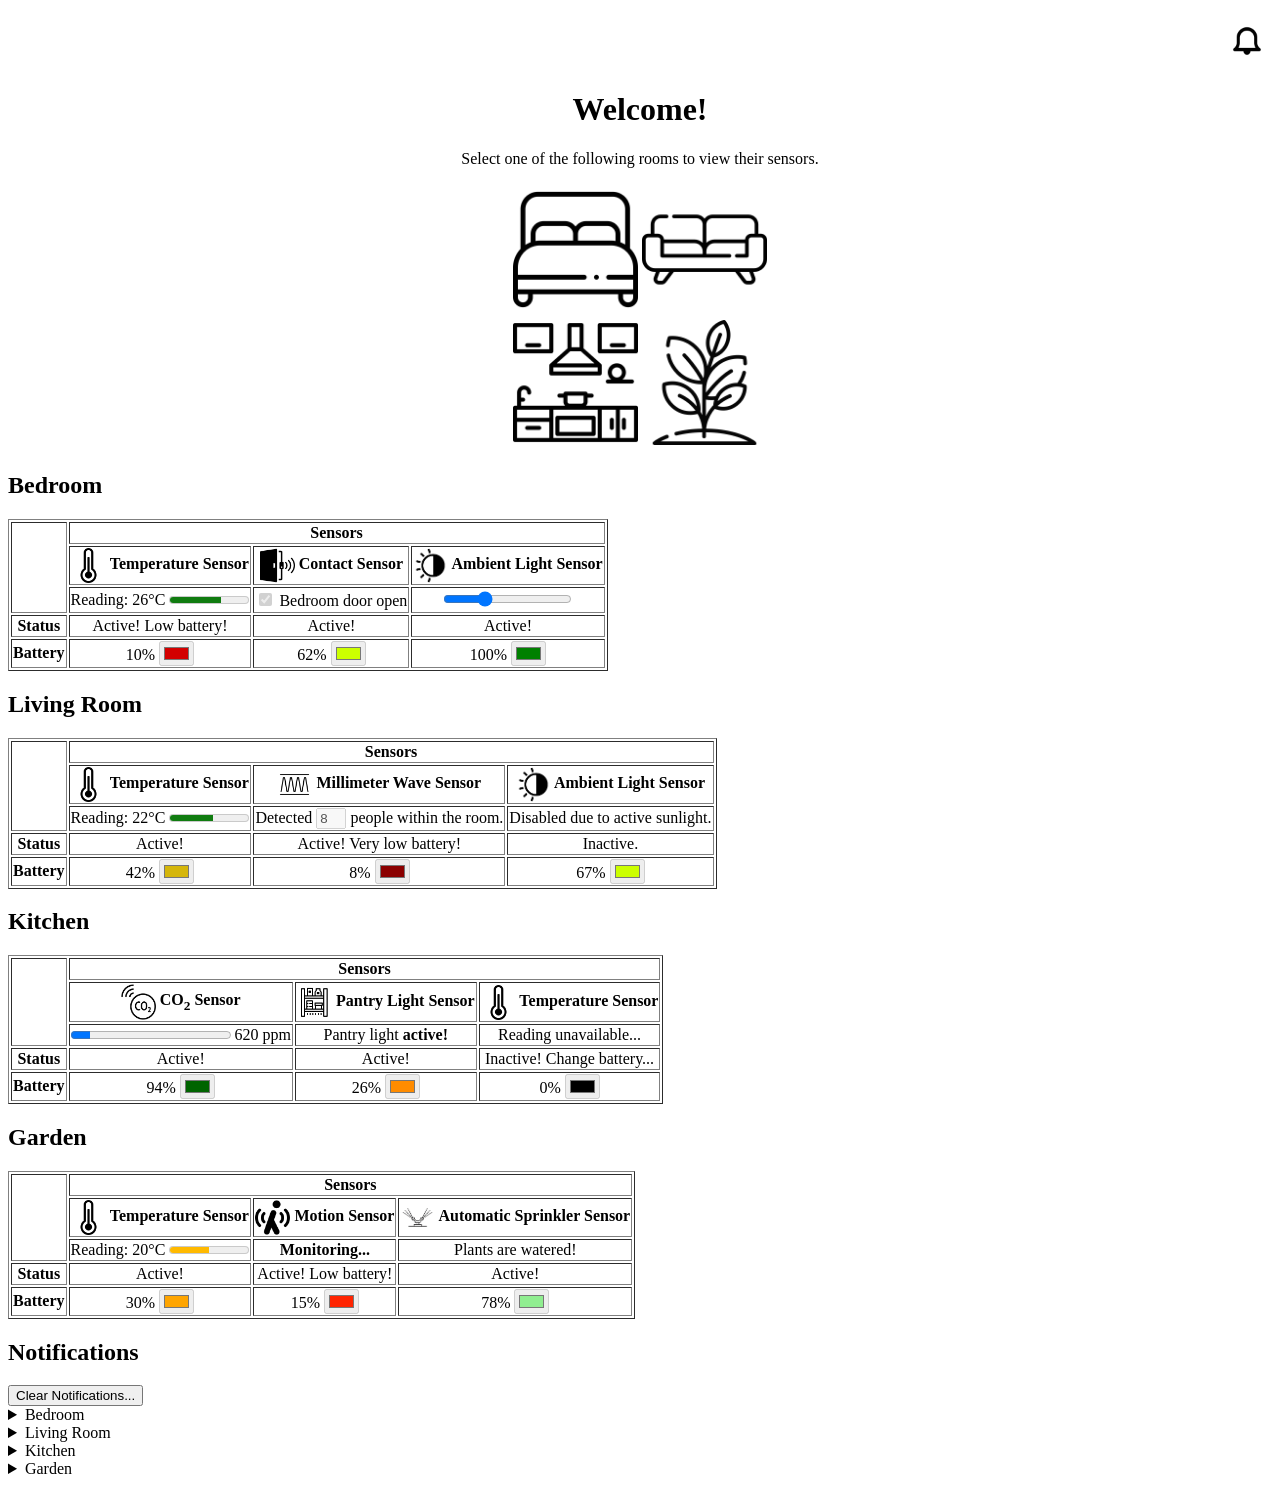
<file: homework1/index.html>
<!DOCTYPE html>
<html>

<head>
    <meta charset="utf-8">
    <title>Smart Home Control Panel</title>
</head>

<body>
    <p align="right"><a href="#notifications"><img src="img/notif.png" width="50" alt="Notifications" /></a></p>
    <h1 align="center">Welcome!</h1>
    <p align="center">Select one of the following rooms to view their sensors.</p>

    <nav align="center">
        <table align="center">
            <tbody>
                <tr>
                    <td>
                        <a href="#bedroom">
                            <img src="img/bedroom.png" width="125" height="125" alt="Bedroom">
                        </a>
                    </td>
                    <td>
                        <a href="#livingroom">
                            <img src="img/livingroom.png" width="125" height="125" alt="Living Room">
                        </a>
                    </td>
                </tr>

                <tr>
                    <td>
                        <a href="#kitchen">
                            <img src="img/kitchen.png" width="125" height="125" alt="Kitchen">
                        </a>
                    </td>
                    <td>
                        <a href="#garden">
                            <img src="img/garden.png" width="125" height="125" alt="Garden">
                        </a>
                    </td>
                </tr>
            </tbody>
        </table>
    </nav>

    <h2 id="bedroom">Bedroom</h2>
    <table border="1">
        <thead>
            <tr>
                <td rowspan="3"></td>
                <th colspan="3">Sensors</th>
            </tr>

            <tr>
                <th scope="col">
                    <img src="img/sensors/temperature.png" width="35" alt="" align="absmiddle" />
                    Temperature Sensor
                </th>
                <th scope="col">
                    <img src="img/sensors/contact.png" width="35" alt="" align="absmiddle" />
                    Contact Sensor
                </th>
                <th scope="col">
                    <img src="img/sensors/ambient.png" width="35" alt="" align="absmiddle" />
                    Ambient Light Sensor
                </th>
            </tr>

            <tr>
                <td align="absmiddle">Reading: 26&deg;C <meter min="0" max="40" low="20" high="22" optimum="24"
                        value="26"">26 &deg;C</meter></td>
                <td align=" center"><input type="checkbox" disabled checked> Bedroom door open</td>
                <td align="center"><input type="range" min="0" max="100" value="30"></td>
            </tr>
        </thead>
        <tbody>
            <tr>
                <th scope="row">Status</th>
                <td align="center">Active! Low battery!</td>
                <td align="center">Active!</td>
                <td align="center">Active!</td>
            </tr>
            <tr>
                <th scope="row">Battery</th>
                <td align="center">10% <input type="color" value="#D30000" style="width: 35px; height: 25px;"
                        disabled /></td>
                <td align="center">62% <input type="color" value="#CCFF00" style="width: 35px; height: 25px;"
                        disabled /></td>
                <td align="center">100% <input type="color" value="#008000" style="width: 35px; height: 25px;"
                        disabled /></td>
            </tr>
        </tbody>
    </table>

    <h2 id="livingroom">Living Room</h2>
    <table border="1">
        <thead>
            <tr>
                <td rowspan="3"></td>
                <th colspan="3">Sensors</th>
            </tr>

            <tr>
                <th scope="col">
                    <img src="img/sensors/temperature.png" width="35" alt="" align="absmiddle" />
                    Temperature Sensor
                </th>
                <th scope="col">
                    <img src="img/sensors/mmwave.png" width="35" alt="" align="absmiddle" />
                    Millimeter Wave Sensor
                </th>
                <th scope="col">
                    <img src="img/sensors/ambient.png" width="35" alt="" align="absmiddle" />
                    Ambient Light Sensor
                </th>
            </tr>

            <tr>
                <td align="absmiddle">Reading: 22&deg;C <meter min="0" max="40" low="20" high="22" optimum="24"
                        value="22">22&deg;C</meter></td>
                <td align="center">Detected <input type="number" value="8" disabled style="width: 3ch;"> people within
                    the room.</td>
                <td align="center">Disabled due to active sunlight.</td>
            </tr>
        </thead>
        <tbody>
            <tr>
                <th scope="row">Status</th>
                <td align="center">Active!</td>
                <td align="center">Active! Very low battery!</td>
                <td align="center">Inactive.</td>
            </tr>
            <tr>
                <th scope="row">Battery</th>
                <td align="center">42% <input type="color" value="#D5B60A" style="width: 35px; height: 25px;"
                        disabled /></td>
                <td align="center">8% <input type="color" value="#8B0000" style="width: 35px; height: 25px;" disabled />
                </td>
                <td align="center">67% <input type="color" value="#CCFF00" style="width: 35px; height: 25px;"
                        disabled /></td>
            </tr>
        </tbody>
    </table>

    <h2 id="kitchen">Kitchen</h2>
    <table border="1">
        <thead>
            <tr>
                <td rowspan="3"></td>
                <th colspan="3">Sensors</th>
            </tr>

            <tr>
                <th scope="col">
                    <img src="img/sensors/co2.png" width="35" align="absmiddle" alt="" />
                    CO<sub>2</sub> Sensor
                </th>
                <th scope="col">
                    <img src="img/sensors/pantry.png" width="35" alt="" align="absmiddle" />
                    Pantry Light Sensor
                </th>
                <th scope="col">
                    <img src="img/sensors/temperature.png" width="35" alt="" align="absmiddle" />
                    Temperature Sensor
                </th>
            </tr>

            <tr>
                <td align="absmiddle"><progress value="620" max="5000"></progress> 620 ppm</td>
                <td align="center">Pantry light <strong>active!</strong></td>
                <td align="center">Reading unavailable...</td>
            </tr>
        </thead>
        <tbody>
            <tr>
                <th scope="row">Status</th>
                <td align="center">Active!</td>
                <td align="center">Active!</td>
                <td align="center">Inactive! Change battery...</td>
            </tr>
            <tr>
                <th scope="row">Battery</th>
                <td align="center">94% <input type="color" value="#006400" style="width: 35px; height: 25px;"
                        disabled /></td>
                <td align="center">26% <input type="color" value="#FF8C00" style="width: 35px; height: 25px;"
                        disabled /></td>
                <td align="center">0% <input type="color" value="#000000" style="width: 35px; height: 25px;" disabled />
                </td>
            </tr>
        </tbody>
    </table>

    <h2 id="garden">Garden</h2>
    <table border="1">
        <thead>
            <tr>
                <td rowspan="3"></td>
                <th colspan="3">Sensors</th>
            </tr>

            <tr>
                <th scope="col">
                    <img src="img/sensors/temperature.png" width="35" alt="" align="absmiddle" />
                    Temperature Sensor
                </th>
                <th scope="col">
                    <img src="img/sensors/motion.png" width="35" alt="" align="absmiddle" />
                    Motion Sensor
                </th>
                <th scope="col">
                    <img src="img/sensors/sprinkler.png" width="35" alt="" align="absmiddle" />
                    Automatic Sprinkler Sensor
                </th>
            </tr>
            <tr>
                <td align="absmiddle">Reading: 20&deg;C <meter min="0" max="40" low="20" high="22" optimum="24"
                        value="20"">20&deg;C</meter></td>
                <td align=" center"><strong>Monitoring...</strong></td>
                <td align="center"><output>Plants are watered!</output></td>
            </tr>
        </thead>
        <tbody>
            <tr>
                <th scope="row">Status</th>
                <td align="center">Active!</td>
                <td align="center">Active! Low battery!</td>
                <td align="center">Active!</td>
            </tr>
            <tr>
                <th scope="row">Battery</th>
                <td align="center">30% <input type="color" value="#FFA500" style="width: 35px; height: 25px;"
                        disabled /></td>
                <td align="center">15% <input type="color" value="#FF2400" style="width: 35px; height: 25px;"
                        disabled /></td>
                <td align="center">78% <input type="color" value="#90EE90" style="width: 35px; height: 25px;"
                        disabled /></td>
            </tr>
        </tbody>
    </table>

    <h2 id="notifications">Notifications</h2>
    <button type="button">Clear Notifications...</button>
    <details>
        <summary>Bedroom</summary>
        <ul>
            <li>[10/12/2026 @ 7:06 PM (Temperature Sensor)] Read temperature is <strong>out of normal range</strong>.
                Range: 20&deg;C &lt; temp &lt; 24&deg;C</li>
            <li>[10/10/2026 @ 10:15 PM (Contact Sensor)] <strong>Bedroom door closed!</strong></li>
            <li>[10/10/2026 @ 10:11 PM (Contact Sensor)] <strong>Bedroom door opened!</strong></li>
            <li>[10/08/2026 @ 4:34 PM (Ambient Light Sensor)] Changed lights from <strong>moody</strong> to
                <strong>regular</strong> preset.
            </li>
        </ul>
    </details>
    <details>
        <summary>Living Room</summary>
        <ul>
            <li>[10/13/2026 @ 2:47PM (Ambient Light Sensor)] Sunlight detected! Turning off lights...</li>
            <li>[10/10/2026 @ 7:30 PM (Millimeter Wave Sensor)] <strong>Detected 10 people on the couch, turning TV
                    on...</strong> Range: 1 &lt; people &lt; 15.</li>
            <li>[10/08/2026 @ 10:08 PM (Temperature Sensor)] <strong>Battery empty!</strong> Please charge...</li>
            <li>[10/06/2026 @ 10:15 PM (Ambient Light Sensor)] Added new light preset: <strong>dim</strong></li>
        </ul>
    </details>
    <details>
        <summary>Kitchen</summary>
        <ul>
            <li>[9/20/2026 @ 6:45 PM (CO<sub>2</sub> Sensor)] Very high CO<sub>2</sub> reading (<strong>&gt;5000
                    ppm</strong>),
                possible fire. Range: 250 &lt; ppm &lt; 5000.</li>
            <li>[10/12/2026 @ 3:15 PM (Pantry Light Sensor)] Door has been open for 20 minutes, dimming light to
                conserve
                energy.</li>
        </ul>
    </details>
    <details>
        <summary>Garden</summary>
        <ul>
            <li>[10/05/2026 @ 11:15 AM (Automatic Sprinkler Sensor)] Sprinklers will be active in 5 minutes!</li>
            <li>[10/02/2026 @ 2:13 AM (Motion Sensor)] <strong>Movement detected!</strong> Was that you?</li>
        </ul>
    </details>
</body>

</html>
</file>
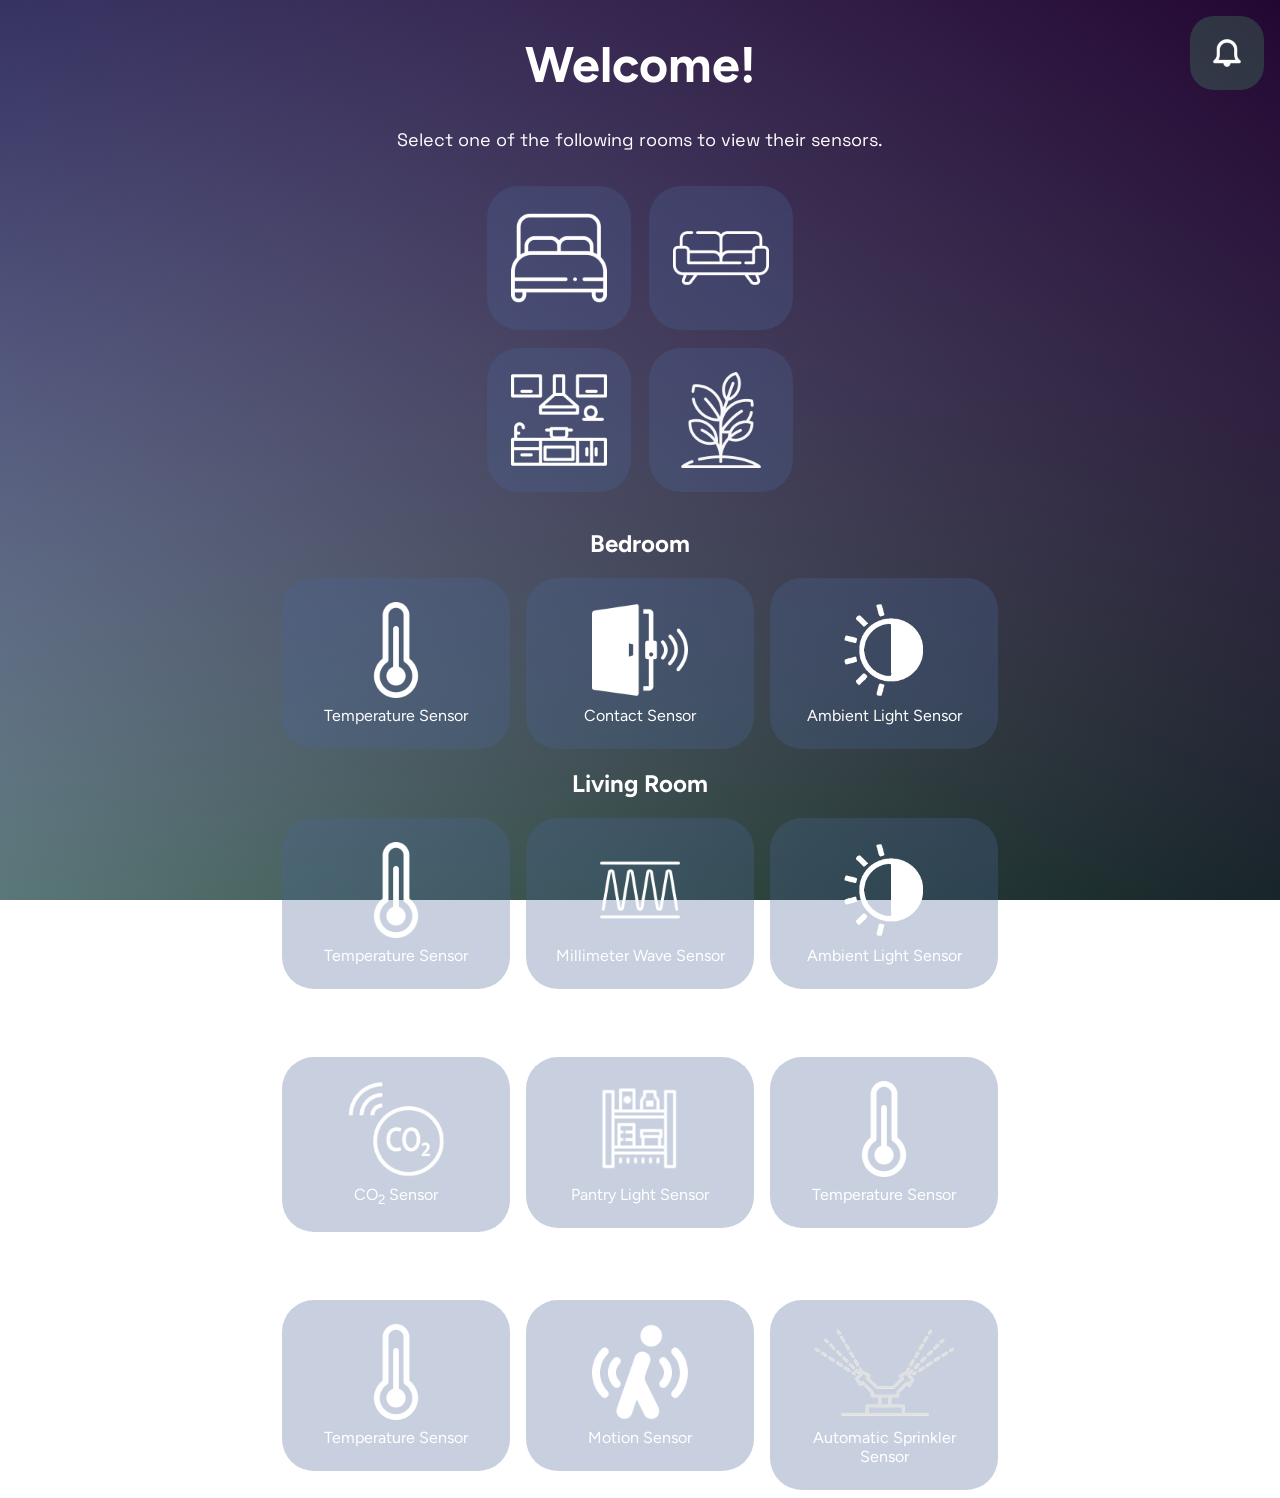
<file: homework2/index.html>
<!DOCTYPE html>
<html>

<head>
    <meta charset="utf-8">
    <title>Smart Home Control Panel</title>
    <link rel="stylesheet" href="style.css">
</head>

<body>
    <h1>Welcome!</h1>
    <p>Select one of the following rooms to view their sensors.</p>
    <nav>
        <table>
            <tbody>
                <tr>
                    <td>
                        <a href="#bedroom">
                            <img src="img/bedroom.png" width="125" height="125" alt="Bedroom">
                        </a>
                    </td>
                    <td>
                        <a href="#livingroom">
                            <img src="img/livingroom.png" width="125" height="125" alt="Living Room">
                        </a>
                    </td>
                </tr>
                <tr>
                    <td>
                        <a href="#kitchen">
                            <img src="img/kitchen.png" width="125" height="125" alt="Kitchen">
                        </a>
                    </td>
                    <td>
                        <a href="#garden">
                            <img src="img/garden.png" width="125" height="125" alt="Garden">
                        </a>
                    </td>
                </tr>
            </tbody>
        </table>
    </nav>
    <h2 id="bedroom">Bedroom</h2>
    <div class="sensors">
        <details class="sensor">
            <summary>
                <img src="img/sensors/temperature.png" width="35" alt="" />
                Temperature Sensor
            </summary>
            <dl>
                <dt>Reading</dt>
                <dd>26&deg;C <meter min="0" max="40" low="20" high="22" optimum="24" value="26">26 &deg;C</meter></dd>
                <dt>Status</dt>
                <dd>Active! Low battery!</dd>
                <dt>Battery</dt>
                <dd>10% <input type="color" value="#D30000" disabled class="batt" /></dd>
            </dl>
        </details>
        <details class="sensor">
            <summary>
                <img src="img/sensors/contact.png" width="35" alt="">Contact Sensor
            </summary>
            <dl>
                <dd><input type="checkbox" disabled checked> Bedroom door open</dd>
                <dt>Status</dt>
                <dd>Active!</dd>
                <dt>Battery</dt>
                <dd>62% <input type="color" value="#CCFF00" disabled class="batt" /></dd>
            </dl>
        </details>
        <details class="sensor">
            <summary>
                <img src="img/sensors/ambient.png" width="35" alt=""> Ambient Light Sensor
            </summary>
            <dl>
                <dd><input type="range" min="0" max="100" value="30"></dd>
                <dt>Status</dt>
                <dd>Active!</dd>
                <dt>Battery</dt>
                <dd>100% <input type="color" value="#008000" disabled class="batt" /></dd>
            </dl>
        </details>
    </div>
    <h2 id="livingroom">Living Room</h2>
    <div class="sensors">
        <details class="sensor">
            <summary>
                <img src="img/sensors/temperature.png" width="35" alt="" />
                Temperature Sensor

            </summary>
            <dl>
                <dt>Reading</dt>
                <dd>22&deg;C <meter min="0" max="40" low="20" high="22" optimum="24" value="22">22&deg;C</meter></dd>
                <dt>Status</dt>
                <dd>Active!</dd>
                <dt>Battery</dt>
                <dd>42% <input type="color" value="#D5B60A" disabled class="batt" /></dd>
            </dl>
        </details>
        <details class="sensor">
            <summary>
                <img src="img/sensors/mmwave.png" width="35" alt="" />
                Millimeter Wave Sensor
            </summary>
            <dl>
                <dd>Detected <input type="number" value="8" disabled style="width: 3ch;"> people within
                    the room.</dd>
                <dt>Status</dt>
                <dd>Active! Very low battery!</dd>
                <dt>Battery</dt>
                <dd>8% <input type="color" value="#8B0000" disabled class="batt" /></dd>
            </dl>
        </details>
        <details class="sensor">
            <summary>
                <img src="img/sensors/ambient.png" width="35" alt="" />
                Ambient Light Sensor
            </summary>
            <dl>
                <dd>Disabled due to active sunlight.</dd>
                <dt>Status</dt>
                <dd>Inactive.</dd>
                <dt>Battery</dt>
                <dd>100% <input type="color" value="#008000" disabled class="batt" /></dd>
            </dl>
        </details>
    </div>
    <h2 id="kitchen">Kitchen</h2>
    <div class="sensors">
        <details class="sensor">
            <summary>
                <img src="img/sensors/co2.png" width="35" alt="" />
                CO<sub>2</sub> Sensor
            </summary>
            <dl>
                <dt>Reading</dt>
                <dd><progress value="620" max="5000"></progress>620 ppm</dd>
                <dt>Status</dt>
                <dd>Active!</dd>
                <dt>Battery</dt>
                <dd>94% <input type="color" value="#006400" disabled class="batt" /></dd>
            </dl>
        </details>
        <details class="sensor">
            <summary>
                <img src="img/sensors/pantry.png" width="35" alt="" />
                Pantry Light Sensor
            </summary>
            <dl>
                <dd>Pantry light <strong>active!</strong></dd>
                <dt>Status</dt>
                <dd>Active!</dd>
                <dt>Battery</dt>
                <dd>26% <input type="color" value="#FF8C00" disabled class="batt" /></dd>
            </dl>
        </details>
        <details class="sensor">
            <summary>
                <img src="img/sensors/temperature.png" width="35" alt="" />
                Temperature Sensor
            </summary>
            <dl>
                <dd>Reading unavailable...</dd>
                <dt>Status</dt>
                <dd>Inactive! Change battery...</dd>
                <dt>Battery</dt>
                <dd>0% <input type="color" value="#000000" disabled class="batt"></dd>
            </dl>
        </details>
    </div>
    <h2 id="garden">Garden</h2>
    <div class="sensors">
        <details class="sensor">
            <summary>
                <img src="img/sensors/temperature.png" width="35" alt="" />
                Temperature Sensor
            </summary>
            <dl>
                <dt>Reading</dt>
                <dd>20&deg;C <meter min="0" max="40" low="20" high="22" optimum="24" value="20"">20&deg;C</meter></dd>
                <dt>Status</dt>
                <dd>Active!</dd>
                <dt>Battery</dt>
                <dd>30% <input type=" color" value="#FFA500" disabled class="batt" /></dd>
            </dl>
        </details>
        <details class="sensor">
            <summary>
                <img src="img/sensors/motion.png" width="35" alt="" />
                Motion Sensor
            </summary>
            <dl>
                <dd><strong>Monitoring...</strong></dd>
                <dt>Status</dt>
                <dd>Active! Low battery!</dd>
                <dt>Battery</dt>
                <dd>15% <input type="color" value="#FF2400" disabled class="batt" /></dd>
            </dl>
        </details>
        <details class="sensor">
            <summary>
                <img src="img/sensors/sprinkler.png" width="35" alt="" id="spr" />
                Automatic Sprinkler Sensor
            </summary>
            <dl>
                <dd><output>Plants are watered!</output></dd>
                <dt>Status</dt>
                <dd>Active!</dd>
                <dt>Battery</dt>
                <dd>78% <input type="color" value="#90EE90" disabled class="batt" /></dd>
            </dl>
        </details>
    </div>
    <details id="notif">
        <summary id="b"><img src="img/notif.png" alt="Notifications"></summary>
        <div class="n"><button type="button">Clear Notifications...</button>
            <details>
                <summary>Bedroom</summary>
                <ul>
                    <li>[10/12/2026 @ 7:06 PM (Temperature Sensor)] Read temperature is <strong>out of normal
                            range</strong>.
                        Range: 20&deg;C &lt; temp &lt; 24&deg;C</li>
                    <li>[10/10/2026 @ 10:15 PM (Contact Sensor)] <strong>Bedroom door closed!</strong></li>
                    <li>[10/10/2026 @ 10:11 PM (Contact Sensor)] <strong>Bedroom door opened!</strong></li>
                    <li>[10/08/2026 @ 4:34 PM (Ambient Light Sensor)] Changed lights from <strong>moody</strong> to
                        <strong>regular</strong> preset.
                    </li>
                </ul>
            </details>
            <details>
                <summary>Living Room</summary>
                <ul>
                    <li>[10/13/2026 @ 2:47PM (Ambient Light Sensor)] Sunlight detected! Turning off lights...</li>
                    <li>[10/10/2026 @ 7:30 PM (Millimeter Wave Sensor)] <strong>Detected 10 people on the couch, turning
                            TV
                            on...</strong> Range: 1 &lt; people &lt; 15.</li>
                    <li>[10/08/2026 @ 10:08 PM (Temperature Sensor)] <strong>Battery empty!</strong> Please charge...
                    </li>
                    <li>[10/06/2026 @ 10:15 PM (Ambient Light Sensor)] Added new light preset: <strong>dim</strong></li>
                </ul>
            </details>
            <details>
                <summary>Kitchen</summary>
                <ul>
                    <li>[9/20/2026 @ 6:45 PM (CO<sub>2</sub> Sensor)] Very high CO<sub>2</sub> reading (<strong>&gt;5000
                            ppm</strong>),
                        possible fire. Range: 250 &lt; ppm &lt; 5000.</li>
                    <li>[10/12/2026 @ 3:15 PM (Pantry Light Sensor)] Door has been open for 20 minutes, dimming light to
                        conserve
                        energy.</li>
                </ul>
            </details>
            <details>
                <summary>Garden</summary>
                <ul>
                    <li>[10/05/2026 @ 11:15 AM (Automatic Sprinkler Sensor)] Sprinklers will be active in 5 minutes!
                    </li>
                    <li>[10/02/2026 @ 2:13 AM (Motion Sensor)] <strong>Movement detected!</strong> Was that you?</li>
                </ul>
            </details>
        </div>
    </details>
</body>

</html>
</file>
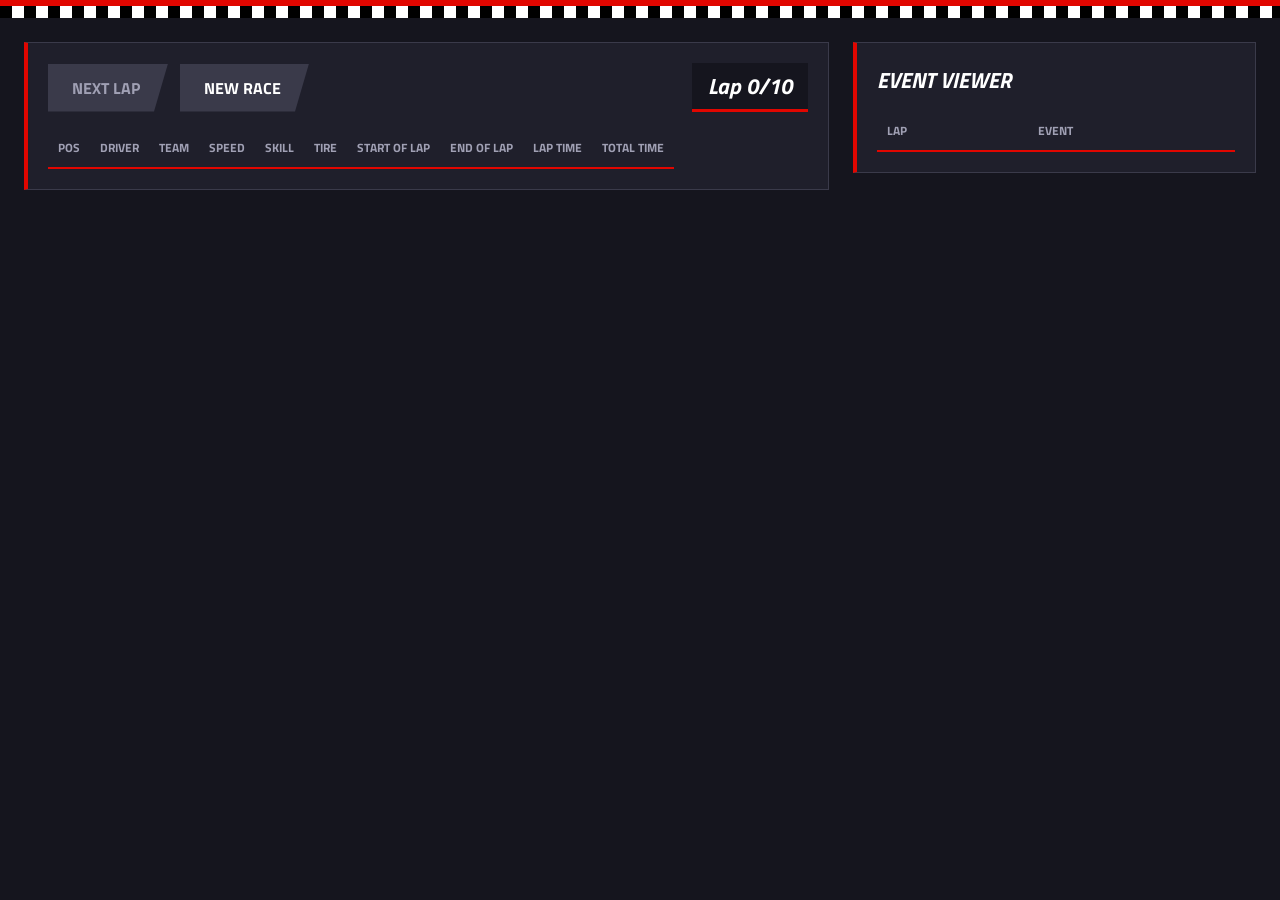
<file: homework3/index.html>
<!DOCTYPE html>
<html lang="en">
<head>
    <meta charset="UTF-8">
    <meta name="viewport" content="width=device-width, initial-scale=1.0">
    <title>F1 Racing Simulator</title>
    <link rel="stylesheet" href="style.css">
</head>
<body>
    <div class="control-panel-layout">
        <div class="main">
            <div class="controls">
                <button id="next">Next lap</button>
                <button id="reset">New race</button>
                <span id="lap">Lap 0/10</span>
            </div>
            <div id="winner"></div>
            <table id="info">
                <thead>
                    <tr>
                        <th>Pos</th><th>Driver</th><th>Team</th><th>Speed</th><th>Skill</th>
                        <th>Tire</th><th>Start of Lap</th><th>End of Lap</th><th>Lap Time</th><th>Total Time</th>
                    </tr>
                </thead>
                <tbody id="race"></tbody>
            </table>
        </div>
        <div class="events">
            <h2>Event Viewer</h2>
            <table id="event-info">
                <thead>
                    <tr><th>Lap</th><th>Event</th></tr>
                </thead>
                <tbody id="events"></tbody>
            </table>
        </div>
    </div>
    <script src="script.js"></script>
</body>
</html>
</file>
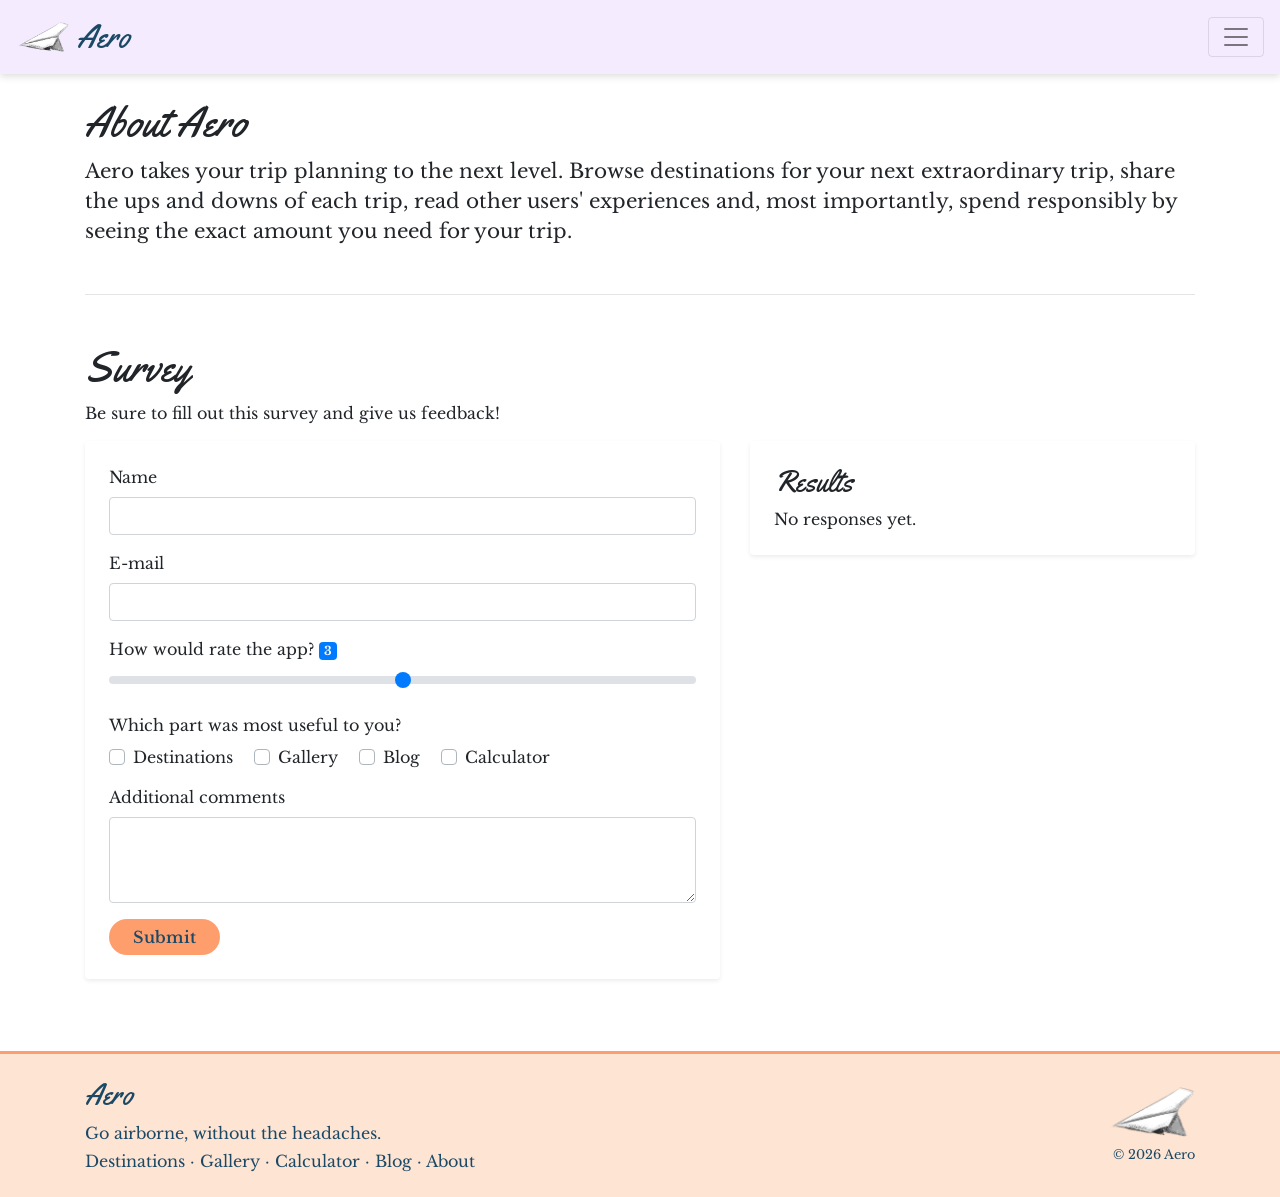
<file: proekt 1/html/about.html>
<!DOCTYPE html>
<html lang="en">

<head>
    <meta charset="UTF-8">
    <meta name="viewport" content="width=device-width, initial-scale=1.0">
    <title>About | Aero</title>
    <link rel="icon" type="image/x-icon" href="../assets/img/plane-ico.webp">
    <link rel="stylesheet" href="https://cdn.jsdelivr.net/npm/bootstrap@4.6.2/dist/css/bootstrap.min.css">
    <link rel="stylesheet" href="../css/style.css">
    <script src="https://cdn.jsdelivr.net/npm/jquery@3.5.1/dist/jquery.slim.min.js"></script>
    <script src="https://cdn.jsdelivr.net/npm/popper.js@1.16.1/dist/umd/popper.min.js"></script>
    <script src="https://cdn.jsdelivr.net/npm/bootstrap@4.6.2/dist/js/bootstrap.min.js"></script>
</head>

<body>
    <nav class="navbar navbar-light aero-nav sticky-top">
        <a class="navbar-brand d-flex align-items-center" href="../index.html">
            <img src="../assets/img/plane.webp" height="30" class="mr-2" alt="">
            Aero
        </a>
        <div>
            <button class="navbar-toggler" type="button" data-toggle="collapse" data-target="#collapsibleNavbar">
                <span class="navbar-toggler-icon"></span>
            </button>
        </div>

        <div class="collapse navbar-collapse" id="collapsibleNavbar">
            <ul class="navbar-nav flex-row flex-wrap justify-content-around align-items-center py-2">
                <li class="nav-item">
                    <a class="nav-link" href="dest.html">Destinations</a>
                </li>
                <li class="nav-item">
                    <a class="nav-link" href="gallery.html">Gallery</a>
                </li>
                <li class="nav-item">
                    <a class="nav-link" href="calc.html">Calculator</a>
                </li>
                <li class="nav-item">
                    <a class="nav-link" href="blog.html">Blog</a>
                </li>
                <li class="nav-item">
                    <a class="nav-link" href="about.html">About</a>
                </li>
                <li class="nav-item">
                    <button class="btn btn-accent rounded-pill px-3" type="button">Log in</button>
                </li>
            </ul>
        </div>
    </nav>

    <main class="container mt-4">
        <h2>About Aero</h2>
        <p class="lead">Aero takes your trip planning to the next level. Browse destinations for your next
            extraordinary trip, share the ups and downs of each trip, read other users' experiences and, most
            importantly, spend responsibly by seeing the exact amount you need for your trip.</p>

        <hr class="my-5">

        <h2>Survey</h2>
        <p>Be sure to fill out this survey and give us feedback!</p>

        <div class="row">
            <div class="col-lg-7 mb-4">
                <div class="card border-0 shadow-sm">
                    <div class="card-body p-4">
                        <form id="sf">
                            <div class="form-group">
                                <label for="sn">Name</label>
                                <input class="form-control" id="sn" required minlength="2">
                            </div>

                            <div class="form-group">
                                <label for="se">E-mail</label>
                                <input type="email" class="form-control" id="se" required>
                            </div>

                            <div class="form-group">
                                <label for="rate">How would rate the app? <span class="badge badge-primary"
                                        id="rv">3</span></label>
                                <input type="range" class="custom-range" id="rate" min="1" max="5" value="3">
                            </div>

                            <div class="form-group">
                                <label class="d-block">Which part was most useful to you?</label>
                                <div class="custom-control custom-checkbox custom-control-inline">
                                    <input type="checkbox" class="custom-control-input" id="l0" value="Destinations">
                                    <label class="custom-control-label" for="l0">Destinations</label>
                                </div>
                                <div class="custom-control custom-checkbox custom-control-inline">
                                    <input type="checkbox" class="custom-control-input" id="l1" value="Gallery">
                                    <label class="custom-control-label" for="l1">Gallery</label>
                                </div>
                                <div class="custom-control custom-checkbox custom-control-inline">
                                    <input type="checkbox" class="custom-control-input" id="l2" value="Blog">
                                    <label class="custom-control-label" for="l2">Blog</label>
                                </div>
                                <div class="custom-control custom-checkbox custom-control-inline">
                                    <input type="checkbox" class="custom-control-input" id="l3" value="Calculator">
                                    <label class="custom-control-label" for="l3">Calculator</label>
                                </div>
                            </div>

                            <div class="form-group">
                                <label for="st">Additional comments</label>
                                <textarea class="form-control" id="st" rows="3" required minlength="10"></textarea>
                            </div>

                            <button class="btn btn-accent rounded-pill px-4">Submit</button>
                        </form>

                        <div class="alert alert-success mt-3 mb-0 d-none" id="thanks">Thank you for your feedback!</div>
                    </div>
                </div>
            </div>

            <div class="col-lg-5 mb-4">
                <div class="card border-0 shadow-sm">
                    <div class="card-body p-4">
                        <h5>Results</h5>
                        <div id="stats"></div>
                    </div>
                </div>
            </div>
        </div>
    </main>

    <footer class="aero-footer py-4 mt-5">
        <div class="container">
            <div class="row align-items-center">
                <div class="col-md-6">
                    <h5>Aero</h5>
                    <p class="mb-1">Go airborne, without the headaches.</p>
                    <div>
                        <a href="dest.html">Destinations</a> ·
                        <a href="gallery.html">Gallery</a> ·
                        <a href="calc.html">Calculator</a> ·
                        <a href="blog.html">Blog</a> ·
                        <a href="about.html">About</a>
                    </div>
                </div>

                <div class="col-md-6 text-md-right mt-4 mt-md-0">
                    <img src="../assets/img/plane.webp" alt="Aero logo" height="50">
                    <p class="small mt-2 mb-0">© 2026 Aero</p>
                </div>
            </div>
        </div>
    </footer>

    <script src="../js/auth.js"></script>
    <script src="../js/about.js"></script>
</body>

</html>
</file>
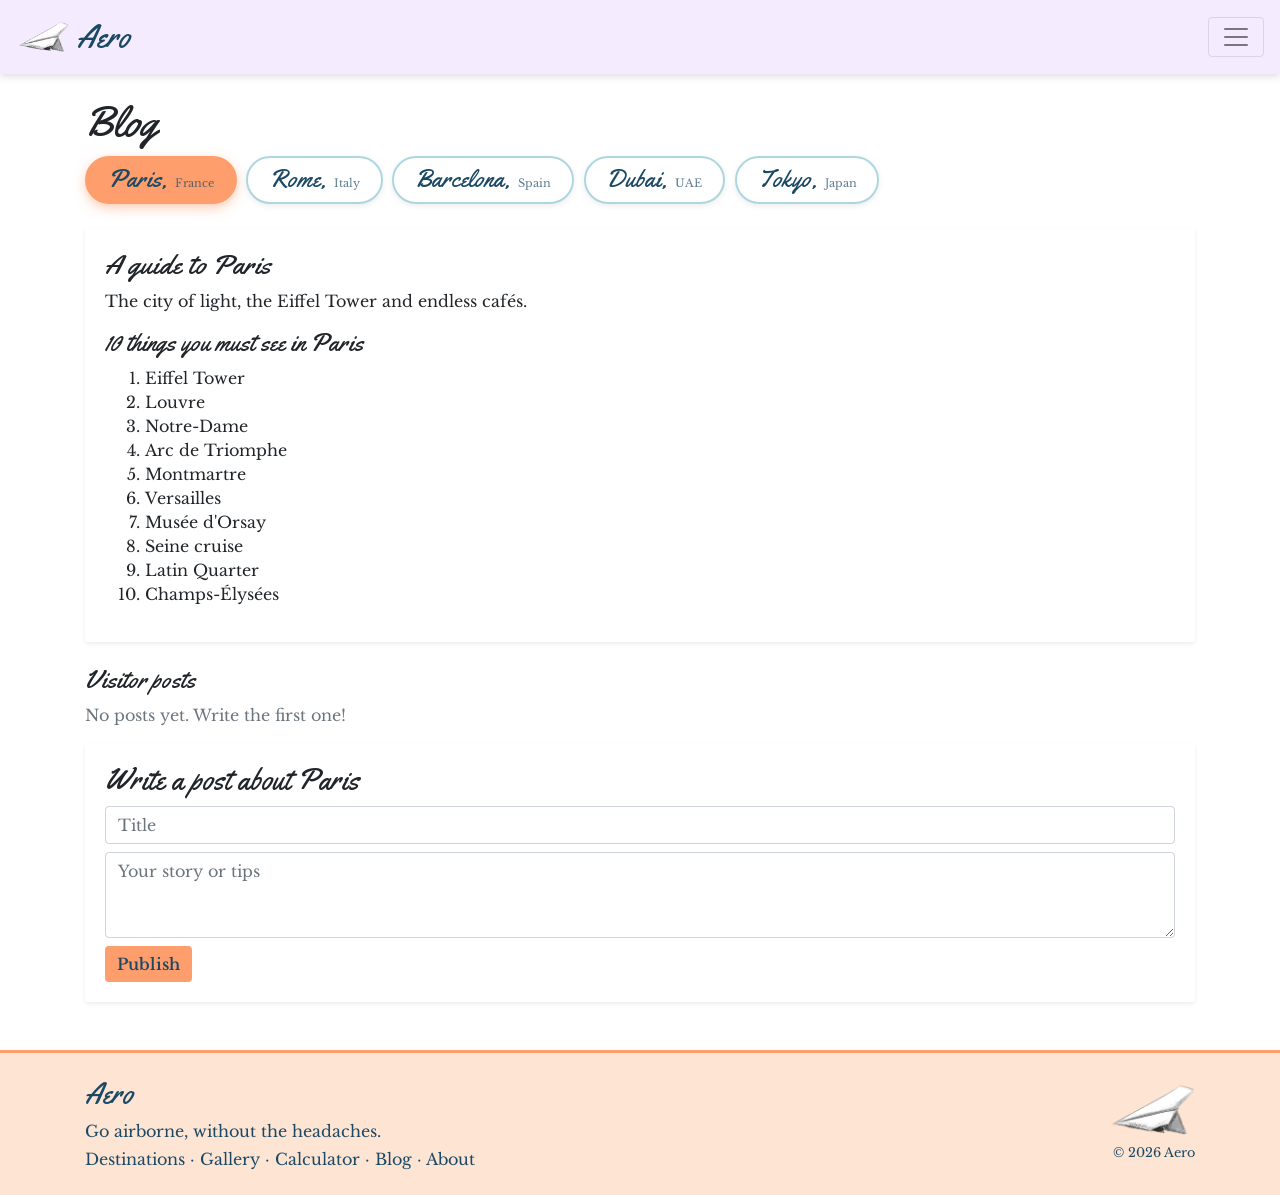
<file: proekt 1/html/blog.html>
<!DOCTYPE html>
<html lang="en">

<head>
    <meta charset="UTF-8">
    <meta name="viewport" content="width=device-width, initial-scale=1.0">
    <title>Blog | Aero</title>
    <link rel="icon" type="image/x-icon" href="../assets/img/plane-ico.webp">
    <link rel="stylesheet" href="https://cdn.jsdelivr.net/npm/bootstrap@4.6.2/dist/css/bootstrap.min.css">
    <link rel="stylesheet" href="../css/style.css">
    <script src="https://cdn.jsdelivr.net/npm/jquery@3.5.1/dist/jquery.slim.min.js"></script>
    <script src="https://cdn.jsdelivr.net/npm/popper.js@1.16.1/dist/umd/popper.min.js"></script>
    <script src="https://cdn.jsdelivr.net/npm/bootstrap@4.6.2/dist/js/bootstrap.min.js"></script>
</head>

<body>
    <nav class="navbar navbar-light aero-nav sticky-top">
        <a class="navbar-brand d-flex align-items-center" href="../index.html">
            <img src="../assets/img/plane.webp" height="30" class="mr-2" alt="">
            Aero
        </a>
        <div>
            <button class="navbar-toggler" type="button" data-toggle="collapse" data-target="#collapsibleNavbar">
                <span class="navbar-toggler-icon"></span>
            </button>
        </div>

        <div class="collapse navbar-collapse" id="collapsibleNavbar">
            <ul class="navbar-nav flex-row flex-wrap justify-content-around align-items-center py-2">
                <li class="nav-item">
                    <a class="nav-link" href="dest.html">Destinations</a>
                </li>
                <li class="nav-item">
                    <a class="nav-link" href="gallery.html">Gallery</a>
                </li>
                <li class="nav-item">
                    <a class="nav-link" href="calc.html">Calculator</a>
                </li>
                <li class="nav-item">
                    <a class="nav-link" href="blog.html">Blog</a>
                </li>
                <li class="nav-item">
                    <a class="nav-link" href="about.html">About</a>
                </li>
                <li class="nav-item">
                    <button class="btn btn-accent rounded-pill px-3" type="button">Log in</button>
                </li>
            </ul>
        </div>
    </nav>

    <main class="container mt-4">
        <h2>Blog</h2>
        <ul class="blog-tabs list-unstyled mb-4" id="pills"></ul>
        <div id="post"></div>
    </main>

    <footer class="aero-footer py-4 mt-5">
        <div class="container">
            <div class="row align-items-center">
                <div class="col-md-6">
                    <h5>Aero</h5>
                    <p class="mb-1">Go airborne, without the headaches.</p>
                    <div>
                        <a href="dest.html">Destinations</a> ·
                        <a href="gallery.html">Gallery</a> ·
                        <a href="calc.html">Calculator</a> ·
                        <a href="blog.html">Blog</a> ·
                        <a href="about.html">About</a>
                    </div>
                </div>

                <div class="col-md-6 text-md-right mt-4 mt-md-0">
                    <img src="../assets/img/plane.webp" alt="Aero logo" height="50">
                    <p class="small mt-2 mb-0">© 2026 Aero</p>
                </div>
            </div>
        </div>
    </footer>

    <script src="../js/auth.js"></script>
    <script src="../js/data.js"></script>
    <script src="../js/blog.js"></script>
</body>

</html>
</file>
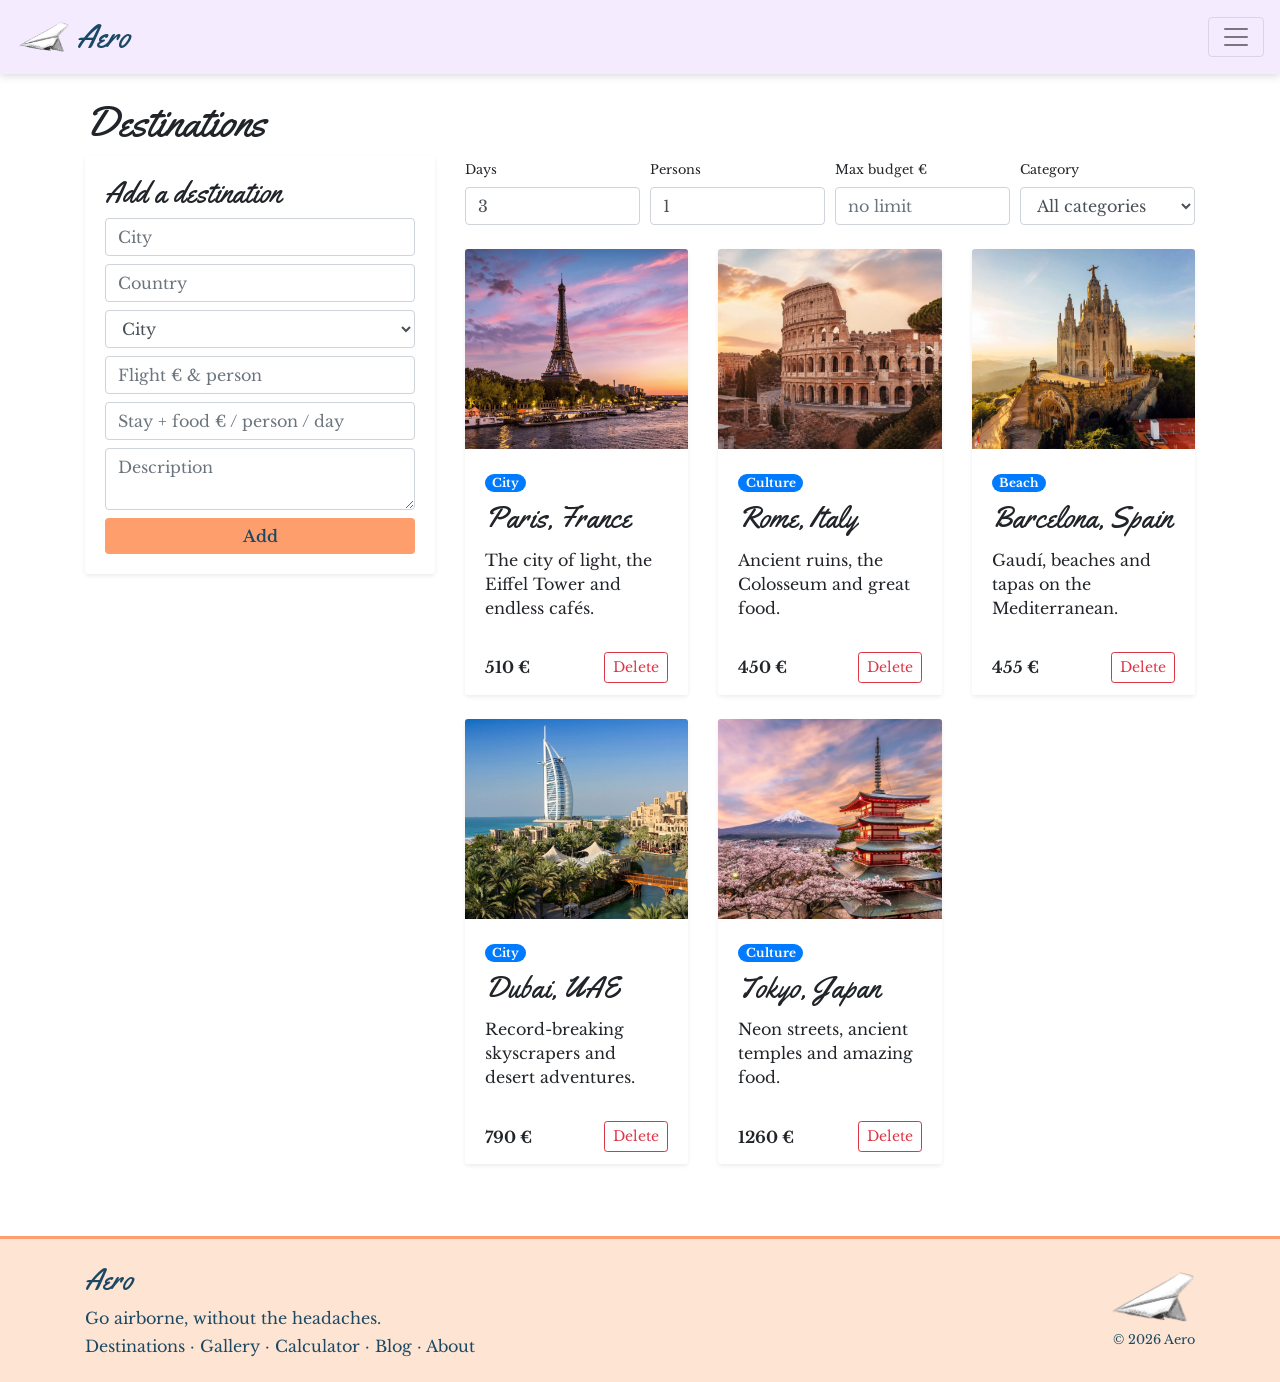
<file: proekt 1/html/dest.html>
<!DOCTYPE html>
<html lang="en">

<head>
    <meta charset="UTF-8">
    <meta name="viewport" content="width=device-width, initial-scale=1.0">
    <title>Destinations | Aero</title>
    <link rel="icon" type="image/x-icon" href="../assets/img/plane-ico.webp">
    <link rel="stylesheet" href="https://cdn.jsdelivr.net/npm/bootstrap@4.6.2/dist/css/bootstrap.min.css">
    <link rel="stylesheet" href="../css/style.css">
    <script src="https://cdn.jsdelivr.net/npm/jquery@3.5.1/dist/jquery.slim.min.js"></script>
    <script src="https://cdn.jsdelivr.net/npm/popper.js@1.16.1/dist/umd/popper.min.js"></script>
    <script src="https://cdn.jsdelivr.net/npm/bootstrap@4.6.2/dist/js/bootstrap.min.js"></script>
</head>

<body>
    <nav class="navbar navbar-light aero-nav sticky-top">
        <a class="navbar-brand d-flex align-items-center" href="../index.html">
            <img src="../assets/img/plane.webp" height="30" class="mr-2" alt="">
            Aero
        </a>
        <div>
            <button class="navbar-toggler" type="button" data-toggle="collapse" data-target="#collapsibleNavbar">
                <span class="navbar-toggler-icon"></span>
            </button>
        </div>

        <div class="collapse navbar-collapse" id="collapsibleNavbar">
            <ul class="navbar-nav flex-row flex-wrap justify-content-around align-items-center py-2">
                <li class="nav-item">
                    <a class="nav-link" href="dest.html">Destinations</a>
                </li>
                <li class="nav-item">
                    <a class="nav-link" href="gallery.html">Gallery</a>
                </li>
                <li class="nav-item">
                    <a class="nav-link" href="calc.html">Calculator</a>
                </li>
                <li class="nav-item">
                    <a class="nav-link" href="blog.html">Blog</a>
                </li>
                <li class="nav-item">
                    <a class="nav-link" href="about.html">About</a>
                </li>
                <li class="nav-item">
                    <button class="btn btn-accent rounded-pill px-3" type="button">Log in</button>
                </li>
            </ul>
        </div>
    </nav>

    <main class="container mt-4">
        <h2>Destinations</h2>
        <div class="row">
            <div class="col-lg-4 mb-4">
                <div class="card border-0 shadow-sm">
                    <div class="card-body">
                        <h5>Add a destination</h5>
                        <form id="add" novalidate>
                            <input class="form-control mb-2" id="fname" placeholder="City" required>
                            <input class="form-control mb-2" id="fcountry" placeholder="Country" required>
                            <select class="form-control mb-2" id="fcat"></select>
                            <input type="number" min="0" class="form-control mb-2" id="fflight"
                                placeholder="Flight &euro; &amp; person" required>
                            <input type="number" min="0" class="form-control mb-2" id="fday"
                                placeholder="Stay &#43; food &euro; / person / day" required>
                            <textarea class="form-control mb-2" id="fdesc" rows="2"
                                placeholder="Description"></textarea>
                            <button class="btn btn-accent btn-block">Add</button>
                        </form>
                    </div>
                </div>
            </div>
            <div class="col-lg-8">
                <div class="form-row mb-4">
                    <div class="col-6 col-md-3"><label class="small" for="days">Days</label><input class="form-control"
                            id="days" type="number" min="1" value="3"></div>
                    <div class="col-6 col-md-3"><label class="small" for="ppl">Persons</label><input
                            class="form-control" id="ppl" type="number" min="1" value="1"></div>
                    <div class="col-6 col-md-3"><label class="small" for="max">Max budget €</label><input
                            class="form-control" id="max" type="number" min="0" placeholder="no limit"></div>
                    <div class="col-6 col-md-3"><label class="small" for="cat">Category</label><select
                            class="form-control" id="cat"></select></div>
                </div>
                <div class="row" id="list"></div>
            </div>
        </div>
    </main>

    <footer class="aero-footer py-4 mt-5">
        <div class="container">
            <div class="row align-items-center">
                <div class="col-md-6">
                    <h5>Aero</h5>
                    <p class="mb-1">Go airborne, without the headaches.</p>
                    <div>
                        <a href="dest.html">Destinations</a> ·
                        <a href="gallery.html">Gallery</a> ·
                        <a href="calc.html">Calculator</a> ·
                        <a href="blog.html">Blog</a> ·
                        <a href="about.html">About</a>
                    </div>
                </div>

                <div class="col-md-6 text-md-right mt-4 mt-md-0">
                    <img src="../assets/img/plane.webp" alt="Aero logo" height="50">
                    <p class="small mt-2 mb-0">© 2026 Aero</p>
                </div>
            </div>
        </div>
    </footer>

    <script src="../js/auth.js"></script>
    <script src="../js/data.js"></script>
    <script src="../js/dest.js"></script>
</body>

</html>
</file>
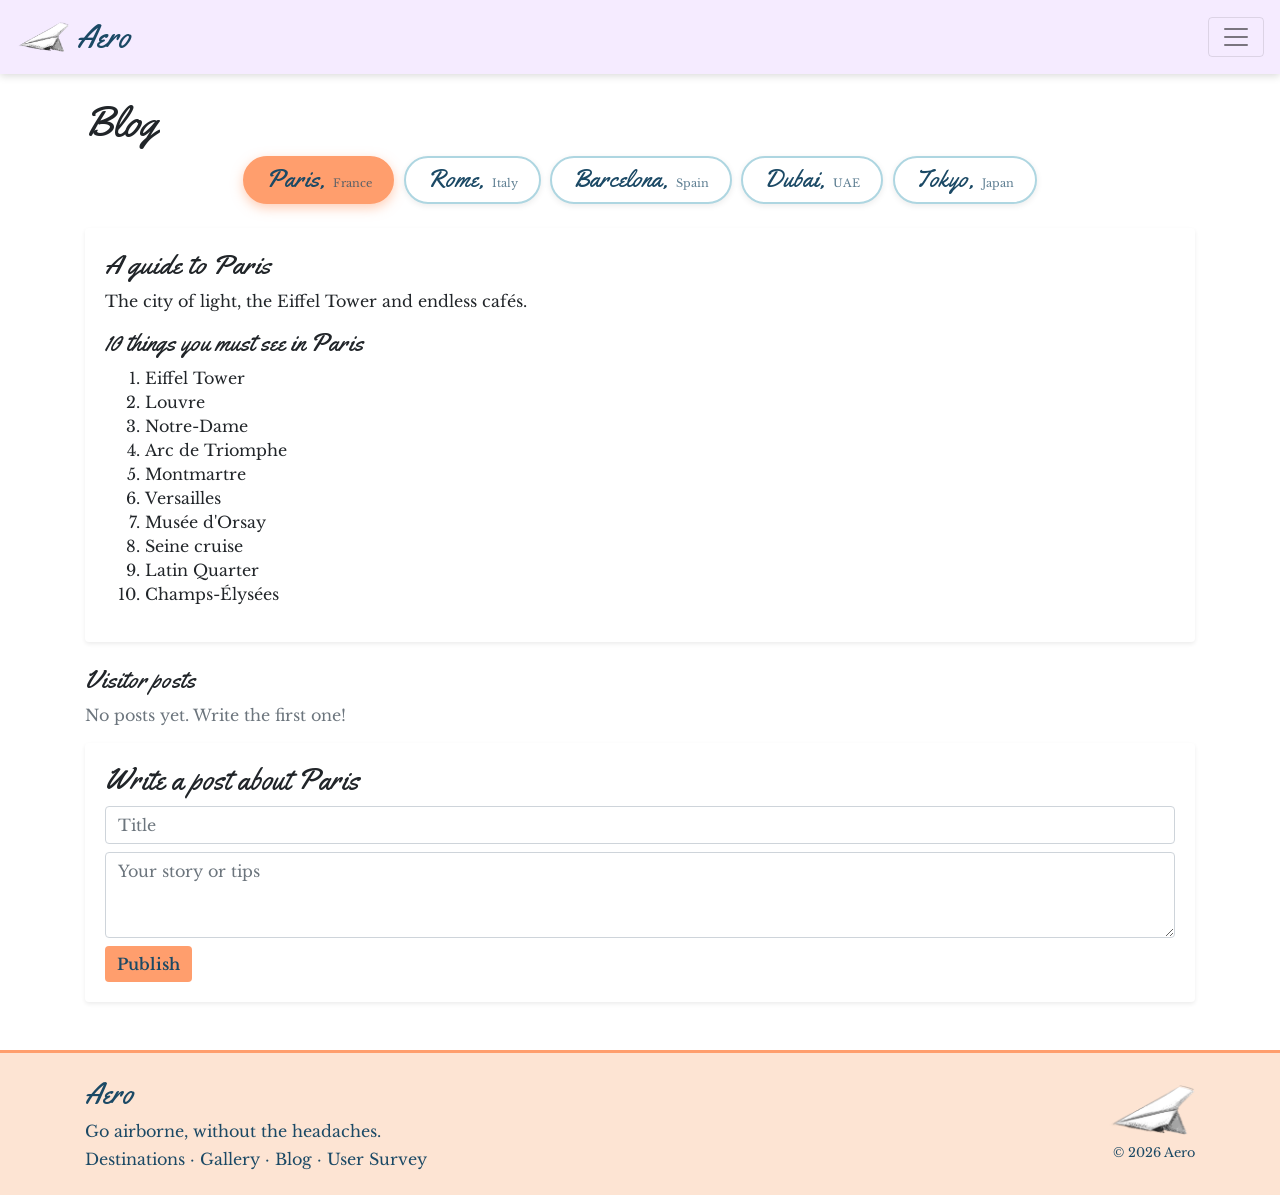
<file: project1/html/blog.html>
<!DOCTYPE html>
<html lang="en">

<head>
    <meta charset="UTF-8">
    <meta name="viewport" content="width=device-width, initial-scale=1.0">
    <title>Blog | Aero</title>
    <link rel="icon" type="image/x-icon" href="../assets/img/plane-ico.webp">
    <link rel="stylesheet" href="https://cdn.jsdelivr.net/npm/bootstrap@4.6.2/dist/css/bootstrap.min.css">
    <link rel="stylesheet" href="../css/style.css">
    <script src="https://cdn.jsdelivr.net/npm/jquery@3.5.1/dist/jquery.slim.min.js"></script>
    <script src="https://cdn.jsdelivr.net/npm/popper.js@1.16.1/dist/umd/popper.min.js"></script>
    <script src="https://cdn.jsdelivr.net/npm/bootstrap@4.6.2/dist/js/bootstrap.min.js"></script>
</head>

<body>
    <nav class="navbar navbar-light aero-nav sticky-top">
        <a class="navbar-brand d-flex align-items-center" href="../index.html">
            <img src="../assets/img/plane.webp" height="30" class="mr-2" alt="">
            Aero
        </a>
        <div>
            <button class="navbar-toggler" type="button" data-toggle="collapse" data-target="#collapsibleNavbar">
                <span class="navbar-toggler-icon"></span>
            </button>
        </div>

        <div class="collapse navbar-collapse" id="collapsibleNavbar">
            <ul class="navbar-nav flex-row flex-wrap justify-content-around align-items-center py-2">
                <li class="nav-item">
                    <a class="nav-link" href="dest.html">Destinations</a>
                </li>
                <li class="nav-item">
                    <a class="nav-link" href="gallery.html">Gallery</a>
                </li>
                <li class="nav-item">
                    <a class="nav-link" href="blog.html">Blog</a>
                </li>
                <li class="nav-item">
                    <a class="nav-link" href="survey.html">User Survey</a>
                </li>
                <li class="nav-item">
                    <button class="btn btn-accent rounded-pill px-3" type="button">Log in</button>
                </li>
            </ul>
        </div>
    </nav>

    <main class="container mt-4">
        <h2>Blog</h2>
        <ul class="blog-tabs list-unstyled mb-4" id="pills"></ul>
        <div id="post"></div>
    </main>

    <footer class="aero-footer py-4 mt-5">
        <div class="container">
            <div class="row align-items-center">
                <div class="col-md-6">
                    <h5>Aero</h5>
                    <p class="mb-1">Go airborne, without the headaches.</p>
                    <div>
                        <a href="dest.html">Destinations</a> ·
                        <a href="gallery.html">Gallery</a> ·
                        <a href="blog.html">Blog</a> ·
                        <a href="survey.html">User Survey
                        </a>
                    </div>
                </div>

                <div class="col-md-6 text-md-right mt-4 mt-md-0">
                    <img src="../assets/img/plane.webp" alt="Aero logo" height="50">
                    <p class="small mt-2 mb-0">© 2026 Aero</p>
                </div>
            </div>
        </div>
    </footer>

    <script src="../js/auth.js"></script>
    <script src="../js/nav.js"></script>
    <script src="../js/data.js"></script>
    <script src="../js/blog.js"></script>
</body>

</html>
</file>
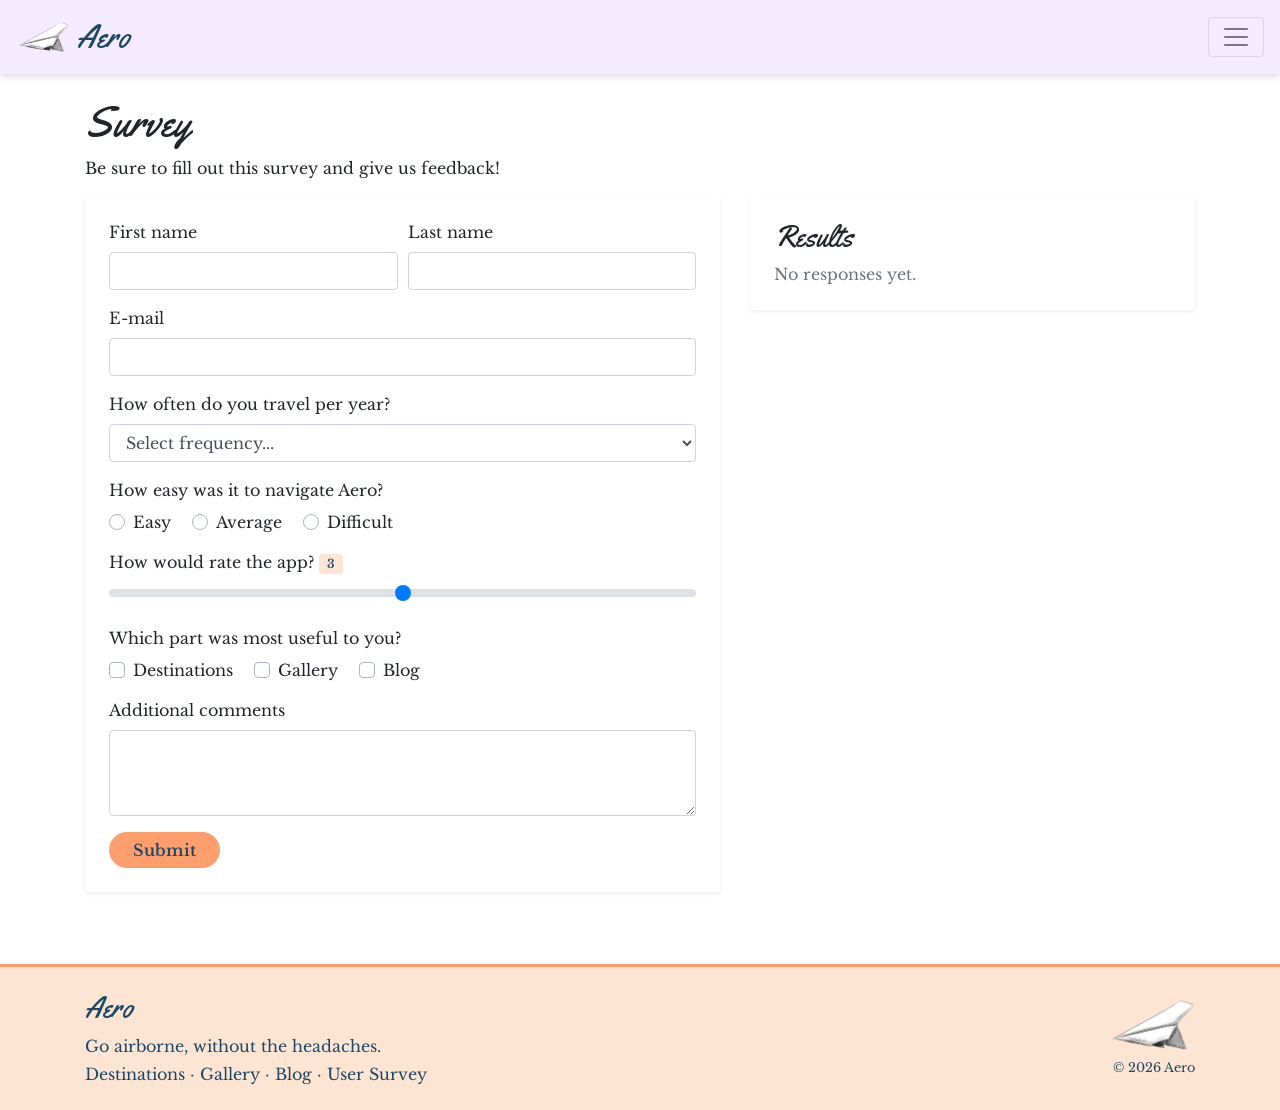
<file: project1/html/survey.html>
<!DOCTYPE html>
<html lang="en">

<head>
    <meta charset="UTF-8">
    <meta name="viewport" content="width=device-width, initial-scale=1.0">
    <title>User Survey | Aero</title>
    <link rel="icon" type="image/x-icon" href="../assets/img/plane-ico.webp">
    <link rel="stylesheet" href="https://cdn.jsdelivr.net/npm/bootstrap@4.6.2/dist/css/bootstrap.min.css">
    <link rel="stylesheet" href="../css/style.css">
    <script src="https://cdn.jsdelivr.net/npm/jquery@3.5.1/dist/jquery.slim.min.js"></script>
    <script src="https://cdn.jsdelivr.net/npm/popper.js@1.16.1/dist/umd/popper.min.js"></script>
    <script src="https://cdn.jsdelivr.net/npm/bootstrap@4.6.2/dist/js/bootstrap.min.js"></script>
</head>

<body>
    <nav class="navbar navbar-light aero-nav sticky-top">
        <a class="navbar-brand d-flex align-items-center" href="../index.html">
            <img src="../assets/img/plane.webp" height="30" class="mr-2" alt="">
            Aero
        </a>
        <div>
            <button class="navbar-toggler" type="button" data-toggle="collapse" data-target="#collapsibleNavbar">
                <span class="navbar-toggler-icon"></span>
            </button>
        </div>

        <div class="collapse navbar-collapse" id="collapsibleNavbar">
            <ul class="navbar-nav flex-row flex-wrap justify-content-around align-items-center py-2">
                <li class="nav-item">
                    <a class="nav-link" href="dest.html">Destinations</a>
                </li>
                <li class="nav-item">
                    <a class="nav-link" href="gallery.html">Gallery</a>
                </li>
                <li class="nav-item">
                    <a class="nav-link" href="blog.html">Blog</a>
                </li>
                <li class="nav-item">
                    <a class="nav-link" href="survey.html">User Survey</a>
                </li>
                <li class="nav-item">
                    <button class="btn btn-accent rounded-pill px-3" type="button">Log in</button>
                </li>
            </ul>
        </div>
    </nav>

    <main class="container mt-4">
        <h2>Survey</h2>
        <p>Be sure to fill out this survey and give us feedback!</p>

        <div class="row">
            <div class="col-lg-7 mb-4">
                <div class="card border-0 shadow-sm">
                    <div class="card-body p-4">
                        <form id="sf" novalidate>
                            <div class="form-row">
                                <div class="form-group col-md-6">
                                    <label for="sfname">First name</label>
                                    <input class="form-control" id="sfname" required minlength="2">
                                    <div class="invalid-feedback">Please enter your first name.</div>
                                </div>
                                <div class="form-group col-md-6">
                                    <label for="slname">Last name</label>
                                    <input class="form-control" id="slname" required minlength="2">
                                    <div class="invalid-feedback">Please enter your last name.</div>
                                </div>
                            </div>

                            <div class="form-group">
                                <label for="se">E-mail</label>
                                <input type="email" class="form-control" id="se" required>
                                <div class="invalid-feedback">Please provide a valid e-mail address.</div>
                            </div>

                            <div class="form-group">
                                <label for="freq">How often do you travel per year?</label>
                                <select class="form-control" id="freq" required>
                                    <option value="" disabled selected>Select frequency...</option>
                                    <option value="Rarely">Rarely (Less than once a year)</option>
                                    <option value="1-2 times">1-2 times a year</option>
                                    <option value="3+ times">3 or more times a year</option>
                                </select>
                                <div class="invalid-feedback">Please select your travel frequency.</div>
                            </div>

                            <div class="form-group">
                                <label class="d-block">How easy was it to navigate Aero?</label>
                                <div class="custom-control custom-radio custom-control-inline">
                                    <input type="radio" id="nav1" name="navigation" value="Easy"
                                        class="custom-control-input">
                                    <label class="custom-control-label" for="nav1">Easy</label>
                                </div>
                                <div class="custom-control custom-radio custom-control-inline">
                                    <input type="radio" id="nav2" name="navigation" value="Average"
                                        class="custom-control-input">
                                    <label class="custom-control-label" for="nav2">Average</label>
                                </div>
                                <div class="custom-control custom-radio custom-control-inline">
                                    <input type="radio" id="nav3" name="navigation" value="Difficult"
                                        class="custom-control-input">
                                    <label class="custom-control-label" for="nav3">Difficult</label>
                                </div>
                            </div>

                            <div class="form-group">
                                <label for="rate">How would rate the app? <span
                                        class="badge px-2 py-1 survey-badge-rating" id="rv">3</span></label>
                                <input type="range" class="custom-range" id="rate" min="1" max="5" value="3">
                            </div>

                            <div class="form-group">
                                <label class="d-block">Which part was most useful to you?</label>
                                <div class="custom-control custom-checkbox custom-control-inline">
                                    <input type="checkbox" class="custom-control-input" id="l0" value="Destinations">
                                    <label class="custom-control-label" for="l0">Destinations</label>
                                </div>
                                <div class="custom-control custom-checkbox custom-control-inline">
                                    <input type="checkbox" class="custom-control-input" id="l1" value="Gallery">
                                    <label class="custom-control-label" for="l1">Gallery</label>
                                </div>
                                <div class="custom-control custom-checkbox custom-control-inline">
                                    <input type="checkbox" class="custom-control-input" id="l2" value="Blog">
                                    <label class="custom-control-label" for="l2">Blog</label>
                                </div>
                            </div>

                            <div class="form-group">
                                <label for="st">Additional comments</label>
                                <textarea class="form-control" id="st" rows="3"></textarea>
                            </div>

                            <button class="btn btn-accent rounded-pill px-4" type="submit">Submit</button>
                        </form>

                        <div class="alert alert-success mt-3 mb-0 d-none" id="thanks">Thank you for your feedback!</div>
                    </div>
                </div>
            </div>

            <div class="col-lg-5 mb-4">
                <!-- Dismissible Notification Alert Above Results -->
                <div class="alert alert-info alert-dismissible fade show d-none" id="surveyAlert" role="alert">
                    <span id="alertMessage">Notification message</span>
                    <button type="button" class="close" data-dismiss="alert" aria-label="Close">
                        <span aria-hidden="true">&times;</span>
                    </button>
                </div>

                <div class="card border-0 shadow-sm">
                    <div class="card-body p-4">
                        <h5>Results</h5>
                        <div id="stats"></div>
                    </div>
                </div>
            </div>
        </div>
    </main>

    <footer class="aero-footer py-4 mt-5">
        <div class="container">
            <div class="row align-items-center">
                <div class="col-md-6">
                    <h5>Aero</h5>
                    <p class="mb-1">Go airborne, without the headaches.</p>
                    <div>
                        <a href="dest.html">Destinations</a> ·
                        <a href="gallery.html">Gallery</a> ·
                        <a href="blog.html">Blog</a> ·
                        <a href="survey.html">User Survey</a>
                    </div>
                </div>

                <div class="col-md-6 text-md-right mt-4 mt-md-0">
                    <img src="../assets/img/plane.webp" alt="Aero logo" height="50">
                    <p class="small mt-2 mb-0">© 2026 Aero</p>
                </div>
            </div>
        </div>
    </footer>

    <script src="../js/auth.js"></script>
    <script src="../js/nav.js"></script>
    <script src="../js/survey.js"></script>
</body>

</html>
</file>
<file: homework2/style.css>
@import url('https://fonts.googleapis.com/css2?family=Figtree:wght@300;400;600&display=swap');
@import url('https://fonts.googleapis.com/css2?family=Space+Grotesk:wght@300..700&display=swap');

/* colors for gradient stolen from https://community.home-assistant.io/t/overlaying-several-gradients-for-lovelace-background-in-themes/699826/2 */
html {
    background-repeat: no-repeat;
    background-attachment: fixed;
    background-image: linear-gradient(217deg, rgb(35, 7, 51), rgba(0, 0, 0, 0) 110%), linear-gradient(150deg, rgb(75, 100, 150), rgba(0, 0, 0, 0) 80%), linear-gradient(336deg, rgb(10, 75, 30), rgba(0, 0, 0, 0) 100%);
}

body {
    color: white;
}

body h1 {
    font-family: "Figtree", system-ui, sans-serif;
    font-size: 50px;
    text-align: center;
}

body h2 {
    font-family: "Figtree", system-ui, sans-serif;
    text-align: center;
}

body p {
    font-family: "Space Grotesk", system-ui, sans-serif;
    font-size: 18px;
    text-align: center;
}

nav table {
    margin: 0 auto;
    border-spacing: 16px;
}

nav a {
    display: block;
    padding: 24px;
    background-color: rgba(75, 100, 150, 0.3);
    border-radius: 32px;
    transition: background-color 0.2s, border-radius 0.2s, transform 0.2s;
}

nav a:hover {
    background-color: rgba(75, 100, 150, 0.5);
}

nav a:active {
    border-radius: 44px;
    transform: scale(0.95);
}

nav img {
    display: block;
    width: 96px;
    height: 96px;
    filter: invert(1);
}

/* all sensors */
.sensors {
    display: flex;
    justify-content: center;
    align-items: flex-start;
    flex-wrap: wrap;
    gap: 16px;
}

.sensor {
    width: 180px;
    padding: 24px;
    background-color: rgba(75, 100, 150, 0.3);
    border-radius: 32px;
    transition: background-color 0.2s, border-radius 0.2s, transform 0.2s;
    font-family: "Space Grotesk", system-ui, sans-serif;
}

.sensor:hover {
    background-color: rgba(75, 100, 150, 0.5);
}

.sensor summary {
    list-style: none;
    cursor: pointer;
    text-align: center;
    font-family: "Figtree", system-ui, sans-serif;
}

.sensor summary img {
    display: block;
    width: 96px;
    height: 96px;
    margin: 0 auto 8px;
    filter: invert(1);
}

#spr {
    width: 140px;
    height: 96px;
    object-fit: contain;
}

.sensor dl {
    margin: 16px 0 0;
    text-align: center;
}

.sensor dt {
    font-weight: 600;
    margin-top: 8px;
}

.sensor dd {
    margin: 0;
}

.batt {
    width: 35px;
    height: 25px;
}

/* notifications */
/* b - bell */
#notif {
    position: fixed;
    top: 16px;
    right: 16px;
}

#b {
    list-style: none;
    cursor: pointer;
    padding: 12px;
    background-color: rgba(75, 150, 100, 0.3);
    border-radius: 24px;
    user-select: none;
    outline: none;
    transition: background-color 0.2s, border-radius 0.2s, transform 0.2s;
}

#b:hover {
    background-color: rgba(75, 150, 100, 0.5);
}

#b img {
    display: block;
    width: 50px;
    filter: invert(1);
}

.n {
    position: absolute;
    top: 100%;
    right: 0;
    width: 320px;
    max-height: 70vh;
    overflow-y: auto;
    margin-top: 8px;
    padding: 16px;
    background-color: rgb(45, 60, 95);
    border-radius: 24px;
}

.n button {
    font-family: "Figtree", system-ui, sans-serif;
    font-weight: 600;
    color: white;
    background-color: rgba(75, 100, 150, 0.3);
    border: none;
    border-radius: 16px;
    padding: 10px 16px;
    cursor: pointer;
    display: block;
    margin: 0 auto 8px;
}

.n button:hover {
    background-color: rgba(75, 100, 150, 0.5);
}

.n summary {
    font-family: "Figtree", system-ui, sans-serif;
    font-weight: 600;
    cursor: pointer;
}

.n ul {
    font-family: "Space Grotesk", system-ui, sans-serif;
}
</file>
<file: homework3/style.css>
@import url("https://fonts.googleapis.com/css2?family=Titillium+Web:wght@400;600;700;900&display=swap");

:root {
  --red: #e10600;
  --asphalt: #15151e;
  --carbon: #1f1f2b;
  --line: #3a3a4a;
  --muted: #a0a0b4;
  --gold: #ffd700;
  --silver: #c0c0c8;
  --bronze: #cd7f32;
  --yellow: #ffd400;
  --blue: #2fa4ff;
}

* {
  box-sizing: border-box;
}

body {
  margin: 0;
  font-family: "Titillium Web", Arial, sans-serif;
  color: #fff;
  background: var(--asphalt);
  border-top: 6px solid var(--red);
}

body::before {
  content: "";
  display: block;
  height: 12px;
  background: conic-gradient(#fff 25%, #000 0 50%, #fff 0 75%, #000 0) 0 0 / 24px 24px;
}

.control-panel-layout {
  display: flex;
  flex-wrap: wrap;
  gap: 24px;
  max-width: 1500px;
  margin: 0 auto;
  padding: 24px;
  align-items: flex-start;
}

.main {
  flex: 2 1 600px;
  min-width: 0;
}

.events {
  flex: 1 1 300px;
  max-height: 80vh;
  overflow-y: auto;
}

.main,
.events {
  background: var(--carbon);
  border: 1px solid var(--line);
  border-left: 4px solid var(--red);
  padding: 20px;
}

.controls {
  display: flex;
  flex-wrap: wrap;
  align-items: center;
  gap: 12px;
  margin-bottom: 16px;
}

button {
  font-family: inherit;
  font-size: 1rem;
  font-weight: 700;
  text-transform: uppercase;
  color: #fff;
  background: var(--red);
  border: none;
  padding: 12px 28px 12px 24px;
  cursor: pointer;
  clip-path: polygon(0 0, 100% 0, calc(100% - 14px) 100%, 0 100%);
}

button:hover:not(:disabled) {
  background: #ff1a12;
}

button:disabled {
  background: var(--line);
  color: var(--muted);
  cursor: not-allowed;
}

#reset {
  background: var(--line);
}

#lap {
  margin-left: auto;
  font-size: 1.4rem;
  font-weight: 900;
  font-style: italic;
  padding: 6px 16px;
  background: var(--asphalt);
  border-bottom: 3px solid var(--red);
}

#winner:not(:empty) {
  margin-bottom: 16px;
  padding: 14px 20px;
  font-size: 1.6rem;
  font-weight: 900;
  font-style: italic;
  text-transform: uppercase;
  color: #000;
  background: var(--gold);
  border-left: 8px solid var(--red);
}

table {
  width: 100%;
  border-collapse: collapse;
}

th {
  font-size: 0.75rem;
  text-transform: uppercase;
  color: var(--muted);
  text-align: left;
  padding: 10px;
  border-bottom: 2px solid var(--red);
  white-space: nowrap;
}

td {
  padding: 10px;
  border-bottom: 1px solid var(--line);
}

#info {
  display: block;
  overflow-x: auto;
}

#race tr:hover {
  background: #2a2a38;
}

#race td:first-child {
  width: 52px;
  text-align: center;
  font-size: 1.15rem;
  font-weight: 900;
  font-style: italic;
  background: var(--asphalt);
  border-left: 5px solid var(--line);
}

#race .p1 td:first-child {
  border-left-color: var(--gold);
  color: var(--gold);
}

#race .p2 td:first-child {
  border-left-color: var(--silver);
  color: var(--silver);
}

#race .p3 td:first-child {
  border-left-color: var(--bronze);
  color: var(--bronze);
}

.driver {
  font-weight: 700;
  white-space: nowrap;
}

.team {
  color: var(--muted);
  white-space: nowrap;
}

.time {
  font-family: Consolas, monospace;
  text-align: right;
  white-space: nowrap;
}

.events h2 {
  margin: 0 0 14px;
  font-size: 1.4rem;
  font-style: italic;
  text-transform: uppercase;
}

#events td:first-child {
  width: 48px;
  text-align: center;
  font-weight: 900;
  color: var(--muted);
}

#events tr {
  border-left: 4px solid var(--line);
}

#events .safety-car {
  border-left-color: var(--yellow);
  background: rgba(255, 212, 0, 0.12);
}

#events .pit {
  border-left-color: var(--blue);
  background: rgba(47, 164, 255, 0.1);
}

#events .crash {
  border-left-color: var(--red);
  background: rgba(225, 6, 0, 0.14);
}
</file>
<file: proekt 1/css/style.css>
@import url('https://fonts.googleapis.com/css2?family=Yellowtail&display=swap');
@import url('https://fonts.googleapis.com/css2?family=Libre+Baskerville:ital,wght@0,400..700;1,400..700&display=swap');

body {
    min-height: 100vh;
    display: flex;
    flex-direction: column;
    font-family: 'Libre Baskerville', serif;
}

h1,
h3,
h4,
h6,
.display-4,
.navbar-brand,
.card-title {
    font-family: 'Yellowtail', cursive;
    font-weight: normal;
}

h2 {
    font-family: 'Yellowtail', cursive;
    font-weight: normal;
    font-size: 2.6rem;
}

h5 {
    font-family: 'Yellowtail', cursive;
    font-weight: normal;
    font-size: 1.8rem;
}

footer {
    margin-top: auto;
}

.aero-nav {
    background-color: #F5EBFF;
    box-shadow: 0 2px 8px rgba(0, 0, 0, 0.15);
}

.aero-nav .navbar-brand {
    color: #1b4965;
    font-size: 2rem;
}

.aero-nav .navbar-nav .nav-link {
    color: #1b4965;
}

.aero-nav .navbar-nav .nav-link:hover {
    color: #e76f51;
}

.btn-accent {
    background-color: #ff9e6d;
    color: #1b4965;
    font-weight: 600;
    border: none;
}

.btn-accent:hover {
    background-color: #ff8a50;
    color: #1b4965;
}

.jumbotron {
    background: url('../assets/anim/jumbotron-bg.webp') no-repeat center;
    background-color: #aed6e1;
    background-size: cover;
    padding: 5rem 0;
    margin-bottom: 0;
    text-align: center;
}

.jumbotron .display-4 {
    font-size: 4rem;
}

.hero-box {
    max-width: 700px;
    padding: 2rem;
    background: rgba(255, 255, 255, 0.5);
    border-radius: 20px;
    box-shadow: 0 8px 24px rgba(0, 0, 0, 0.2);
    backdrop-filter: blur(8px);
}

.dest-card {
    border-radius: 10px;
    overflow: hidden;
}

.dest-card .card-img {
    height: 260px;
    object-fit: cover;
    transition: transform 0.4s;
}

.dest-card:hover .card-img {
    transform: scale(1.05);
}

.dest-card .card-img-overlay {
    background: linear-gradient(to bottom, rgba(0, 0, 0, 0.6), transparent 45%);
    padding: 1rem 1.25rem;
}

.dest-card .card-title {
    font-size: 2rem;
    text-shadow: 0 1px 3px rgba(0, 0, 0, 0.5);
}

.aero-footer {
    background-color: #fde4d3;
    color: #1b4965;
    border-top: 3px solid #ff9e6d;
}

.aero-footer a {
    color: #1b4965;
    text-decoration: none;
}

.aero-footer a:hover {
    color: #e76f51;
    text-decoration: underline;
}

.comment {
    border-left: 3px solid #ff9e6d;
    padding-left: 0.75rem;
    margin-bottom: 0.75rem;
}

.dest-pill {
    height: 76px;
    margin-bottom: 0.75rem;
    border: 3px solid transparent;
    border-radius: 50px;
    overflow: hidden;
    cursor: pointer;
    transition: transform 0.2s, border-color 0.2s, box-shadow 0.2s;
}

.dest-pill .card-img {
    height: 100%;
    object-fit: cover;
    border-radius: 0;
}

.dest-pill .card-img-overlay {
    display: flex;
    align-items: center;
    padding: 0 1.5rem;
    background: linear-gradient(to right, rgba(0, 0, 0, 0.7), transparent 75%);
}

.dest-pill .card-title {
    margin: 0;
    font-size: 1.7rem;
    text-shadow: 0 1px 3px rgba(0, 0, 0, 0.5);
}

.dest-pill .card-title small {
    margin-left: 0.6rem;
    font-family: 'Libre Baskerville', serif;
    font-size: 0.8rem;
}

.dest-pill:hover {
    transform: translateX(4px);
}

.dest-pill.active {
    border-color: #ff9e6d;
    box-shadow: 0 0 0 3px rgba(255, 158, 109, 0.35);
}

#picker {
    max-height: 75vh;
    overflow-y: auto;
    padding: 4px 8px 4px 4px;
}

.blog-tabs {
    display: flex;
    flex-wrap: wrap;
    gap: 0.6rem;
    padding: 0;
}

.blog-tab {
    display: inline-flex;
    align-items: baseline;
    padding: 0.4rem 1.3rem;
    border: 2px solid #aed6e1;
    border-radius: 50px;
    background: #ffffff;
    color: #1b4965;
    font-family: 'Yellowtail', cursive;
    font-size: 1.5rem;
    line-height: 1.3;
    box-shadow: 0 2px 6px rgba(0, 0, 0, 0.08);
    transition: transform 0.2s, background 0.2s, border-color 0.2s;
}

.blog-tab small {
    margin-left: 0.5rem;
    font-family: 'Libre Baskerville', serif;
    font-size: 0.7rem;
    opacity: 0.7;
}

.blog-tab:hover {
    border-color: #ff9e6d;
    background: #fde4d3;
    color: #1b4965;
    text-decoration: none;
    transform: translateY(-2px);
}

.blog-tab.active {
    border-color: #ff9e6d;
    background: #ff9e6d;
    box-shadow: 0 4px 12px rgba(255, 158, 109, 0.5);
}

#greeting {
    margin-right: 0.75rem;
    color: #1b4965;
    vertical-align: middle;
}
</file>
<file: project1/css/style.css>
@import url('https://fonts.googleapis.com/css2?family=Yellowtail&display=swap');
@import url('https://fonts.googleapis.com/css2?family=Libre+Baskerville:ital,wght@0,400..700;1,400..700&display=swap');

ion-icon {
    vertical-align: middle;
}

body {
    min-height: 100vh;
    display: flex;
    flex-direction: column;
    font-family: 'Libre Baskerville', serif;
}

h1,
h3,
h4,
h6,
.display-4,
.navbar-brand,
.card-title {
    font-family: 'Yellowtail', cursive;
    font-weight: normal;
}

h2 {
    font-family: 'Yellowtail', cursive;
    font-weight: normal;
    font-size: 2.6rem;
}

h5 {
    font-family: 'Yellowtail', cursive;
    font-weight: normal;
    font-size: 1.8rem;
}

#greeting {
    margin-right: 0.75rem;
    color: #1b4965;
    vertical-align: middle;
}

footer {
    margin-top: auto;
}

.aero-nav {
    background-color: #F5EBFF;
    box-shadow: 0 2px 8px rgba(0, 0, 0, 0.15);
}

.aero-nav .navbar-brand {
    color: #1b4965;
    font-size: 2rem;
}

.aero-nav .navbar-nav .nav-link {
    color: #1b4965;
}

.aero-nav .navbar-nav .nav-link:hover {
    color: #e76f51;
}

.aero-nav .navbar-nav .nav-link.active-page {
    color: #e76f51 !important;
    font-weight: 600;
}

.btn-accent {
    background-color: #ff9e6d;
    color: #1b4965;
    font-weight: 600;
    border: none;
}

.btn-accent:hover {
    background-color: #ff8a50;
    color: #1b4965;
}

.jumbotron {
    background: url('../assets/anim/jumbotron-bg.webp') no-repeat center;
    background-color: #aed6e1;
    background-size: cover;
    padding: 5rem 0;
    margin-bottom: 0;
    text-align: center;
}

.jumbotron .display-4 {
    font-size: 4rem;
}

.hero-box {
    max-width: 700px;
    padding: 2rem;
    background: rgba(255, 255, 255, 0.5);
    border-radius: 20px;
    box-shadow: 0 8px 24px rgba(0, 0, 0, 0.2);
    backdrop-filter: blur(8px);
}

.dest-card {
    border-radius: 10px;
    overflow: hidden;
}

.dest-card .card-img {
    height: 260px;
    object-fit: cover;
    transition: transform 0.4s;
}

.dest-card:hover .card-img {
    transform: scale(1.05);
}

.dest-card .card-img-overlay {
    background: linear-gradient(to bottom, rgba(0, 0, 0, 0.6), transparent 45%);
    padding: 1rem 1.25rem;
}

.dest-card .card-title {
    font-size: 2rem;
    text-shadow: 0 1px 3px rgba(0, 0, 0, 0.5);
}

.dest-badge {
    background-color: #fde4d3;
    color: #1b4965;
    font-weight: 600;
}

.btn-delete-dest {
    color: #e76f51;
    border: 1px solid #e76f51;
    background-color: transparent;
    transition: background-color 0.2s, color 0.2s;
}

.btn-delete-dest:hover {
    background-color: #e76f51;
    color: #ffffff;
}

.aero-footer {
    background-color: #fde4d3;
    color: #1b4965;
    border-top: 3px solid #ff9e6d;
}

.aero-footer a {
    color: #1b4965;
    text-decoration: none;
}

.aero-footer a:hover {
    color: #e76f51;
    text-decoration: underline;
}

.comment {
    border-left: 3px solid #ff9e6d;
    padding-left: 0.75rem;
    margin-bottom: 0.75rem;
}

.dest-pill {
    height: 76px;
    margin-bottom: 0.75rem;
    border: 3px solid transparent;
    border-radius: 50px;
    overflow: hidden;
    cursor: pointer;
    transition: transform 0.2s, border-color 0.2s, box-shadow 0.2s;
}

.dest-pill .card-img {
    height: 100%;
    object-fit: cover;
    border-radius: 0;
}

.dest-pill .card-img-overlay {
    display: flex;
    align-items: center;
    padding: 0 1.5rem;
    background: linear-gradient(to right, rgba(0, 0, 0, 0.7), transparent 75%);
}

.dest-pill .card-title {
    margin: 0;
    font-size: 1.7rem;
    text-shadow: 0 1px 3px rgba(0, 0, 0, 0.5);
}

.dest-pill .card-title small {
    margin-left: 0.6rem;
    font-family: 'Libre Baskerville', serif;
    font-size: 0.8rem;
}

.dest-pill:hover {
    transform: translateX(4px);
}

.dest-pill.active {
    border-color: #ff9e6d;
    box-shadow: 0 0 0 3px rgba(255, 158, 109, 0.35);
}

#picker {
    max-height: 75vh;
    overflow-y: auto;
    padding: 4px 8px 4px 4px;
}

.blog-tabs {
    display: flex;
    flex-wrap: wrap;
    gap: 0.6rem;
    padding: 0;
    justify-content: center;
}

.blog-tab {
    display: inline-flex;
    align-items: baseline;
    padding: 0.4rem 1.3rem;
    border: 2px solid #aed6e1;
    border-radius: 50px;
    background: #ffffff;
    color: #1b4965;
    font-family: 'Yellowtail', cursive;
    font-size: 1.5rem;
    line-height: 1.3;
    box-shadow: 0 2px 6px rgba(0, 0, 0, 0.08);
    transition: transform 0.2s, background 0.2s, border-color 0.2s;
}

.blog-tab small {
    margin-left: 0.5rem;
    font-family: 'Libre Baskerville', serif;
    font-size: 0.7rem;
    opacity: 0.7;
}

.blog-tab:hover {
    border-color: #ff9e6d;
    background: #fde4d3;
    color: #1b4965;
    text-decoration: none;
    transform: translateY(-2px);
}

.blog-tab.active {
    border-color: #ff9e6d;
    background: #ff9e6d;
    box-shadow: 0 4px 12px rgba(255, 158, 109, 0.5);
}

#reactions .btn {
    display: inline-flex;
    align-items: center;
    gap: 4px;
}

.survey-response-card {
    border-left: 4px solid #1b4965 !important;
    transition: transform 0.2s ease, box-shadow 0.2s ease;
}

.survey-response-card:hover {
    transform: translateY(-2px);
    box-shadow: 0 0.5rem 1rem rgba(0, 0, 0, 0.05) !important;
}

.survey-badge {
    background-color: #fde4d3;
    color: #1b4965;
    font-weight: 600;
}

.survey-badge-rating {
    background-color: #fde4d3;
    color: #1b4965;
    font-weight: 600;
}

#stats {
    max-height: 450px;
    overflow-y: auto;
}
</file>
